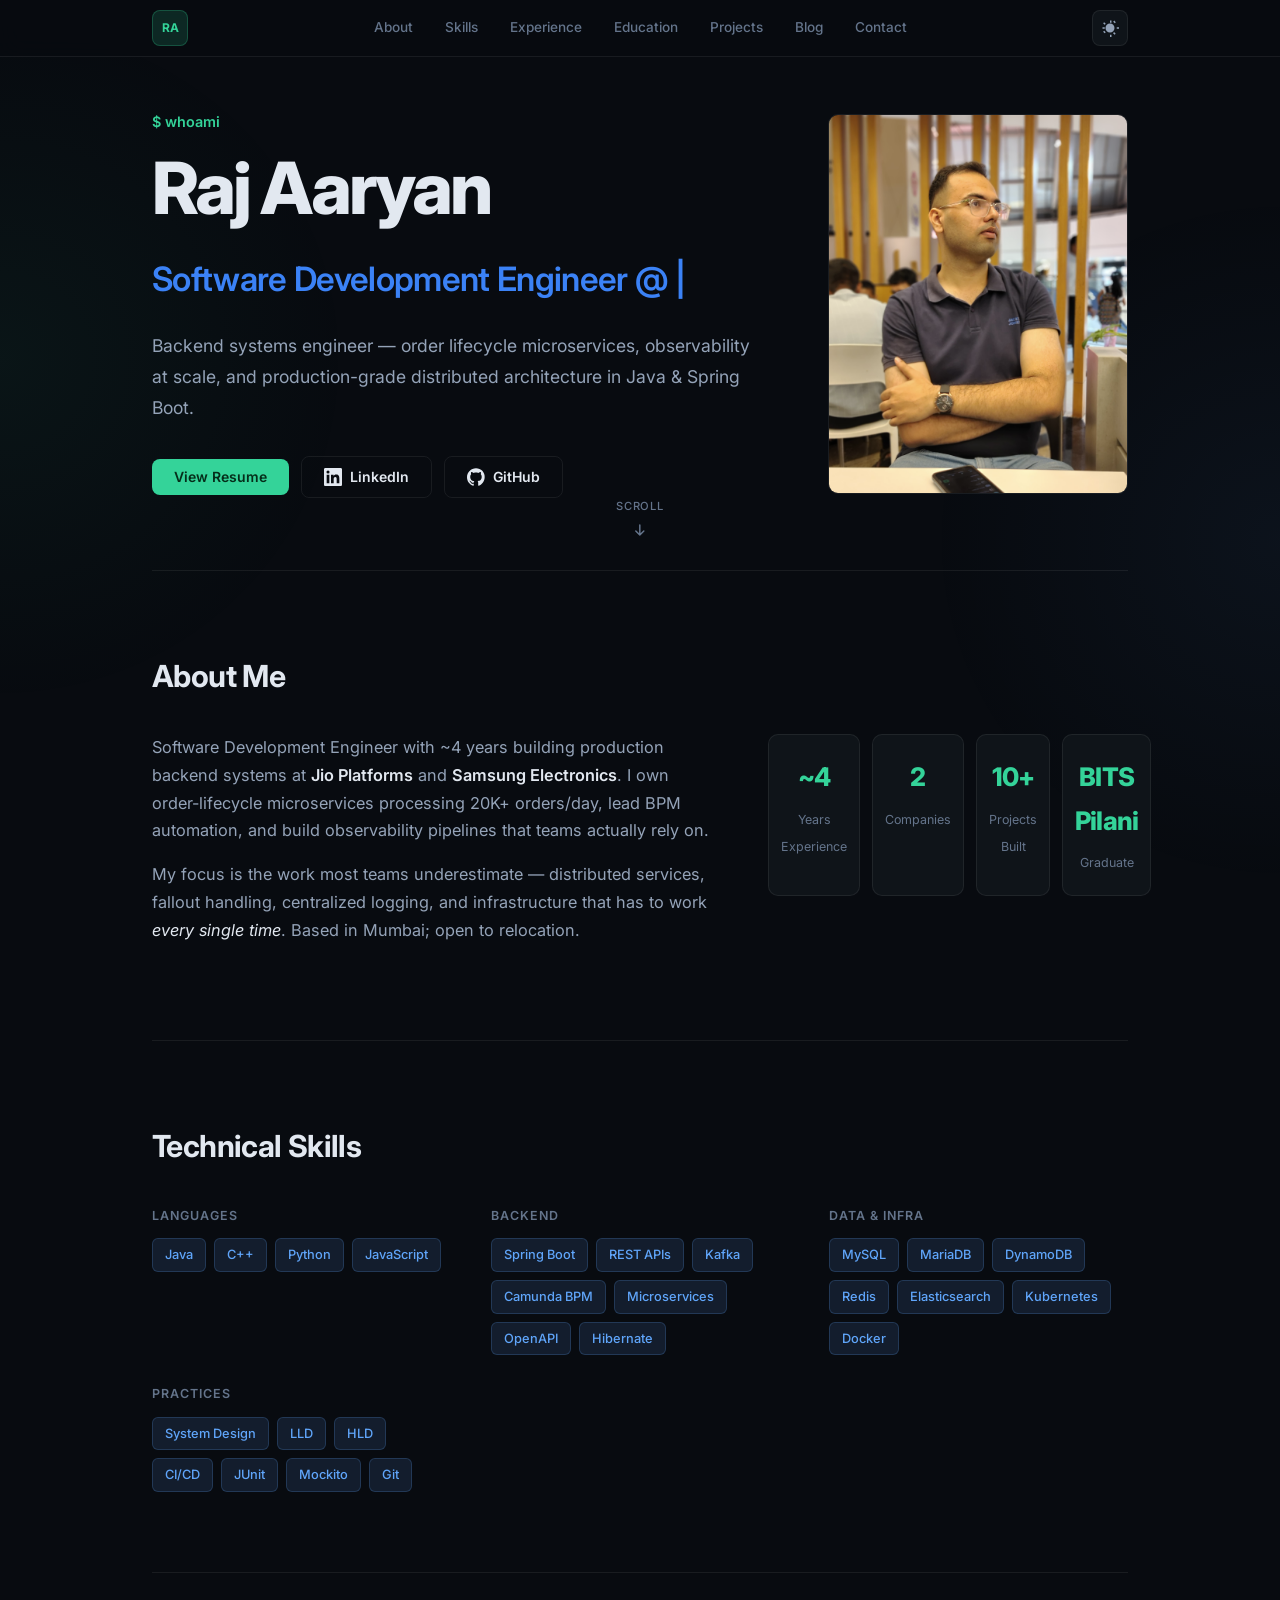
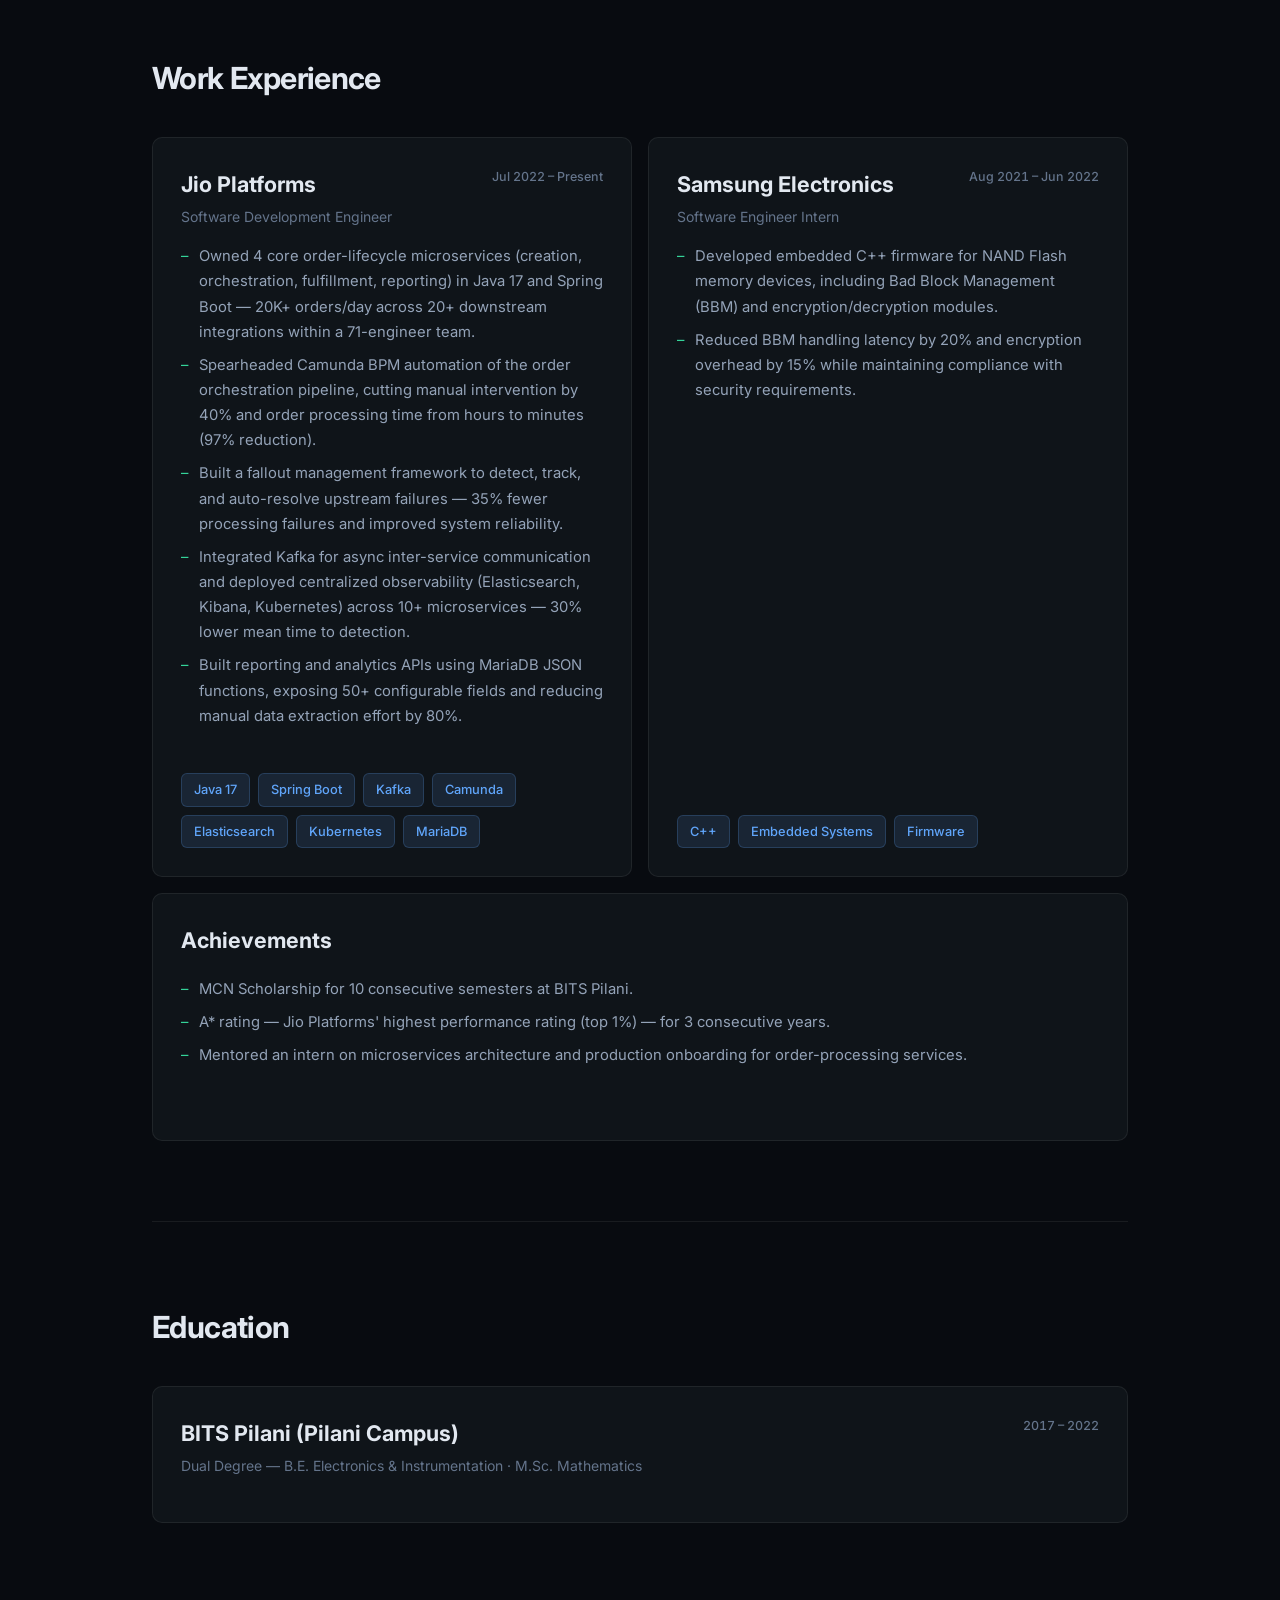
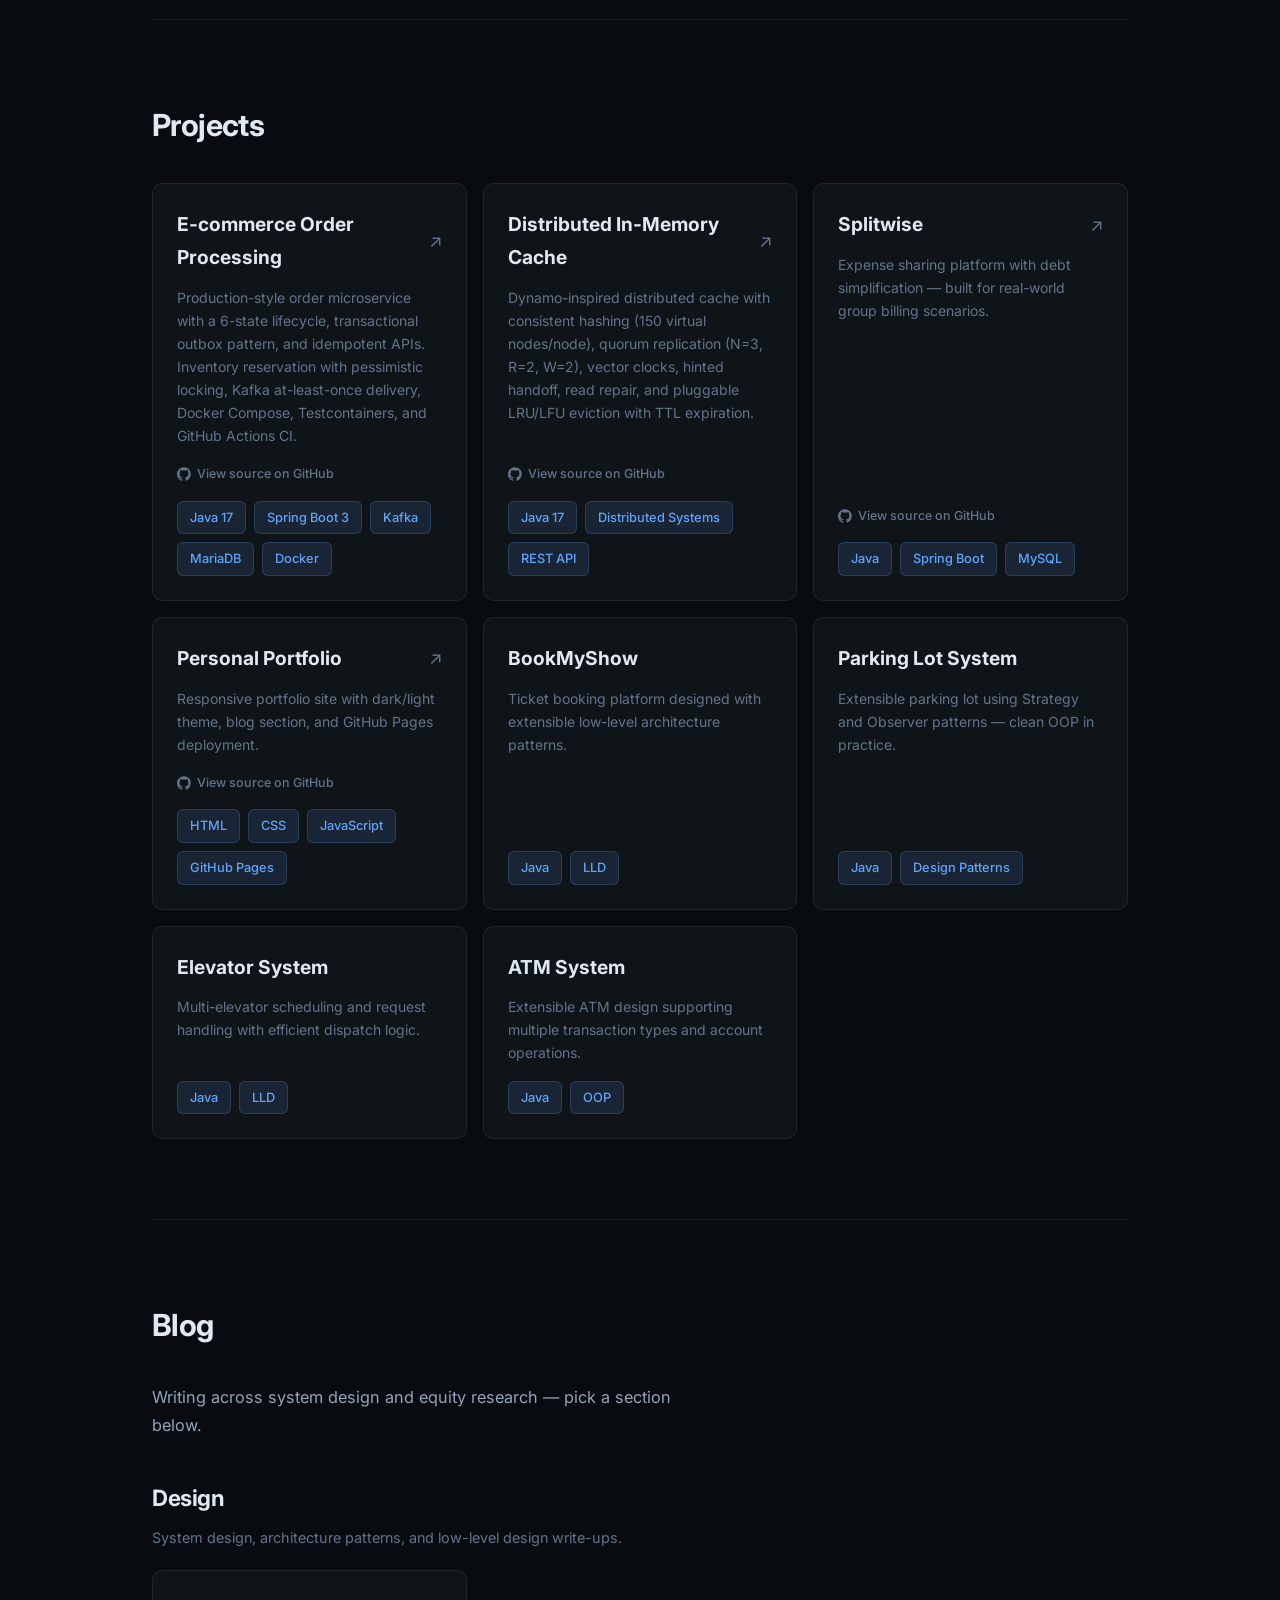
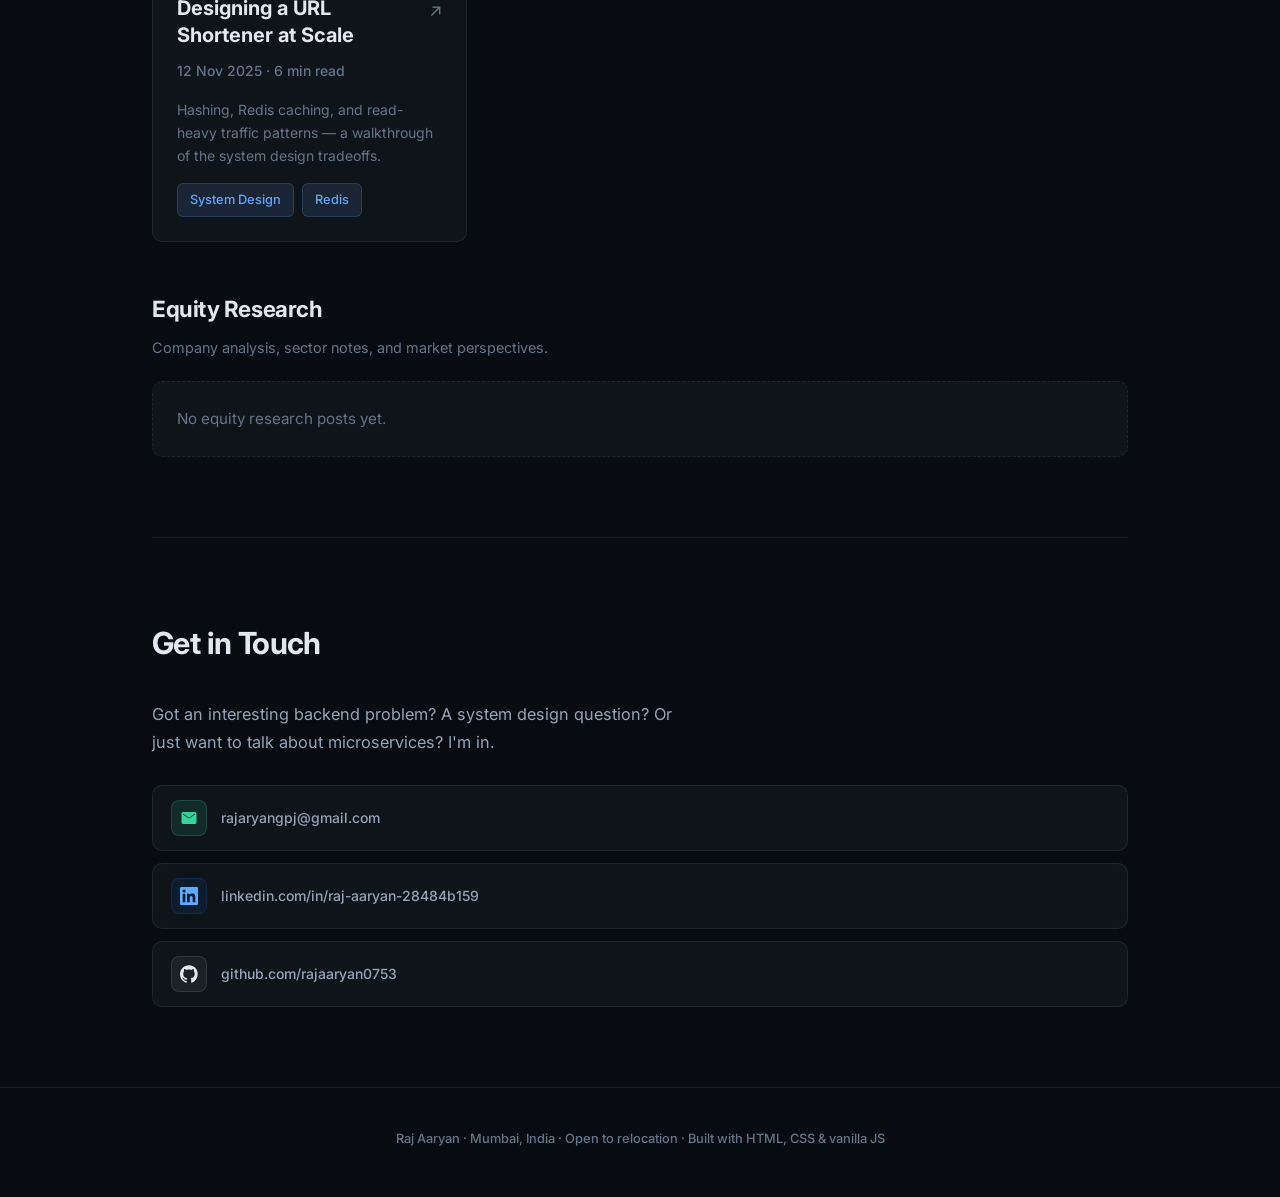
<file: index.html>
<!DOCTYPE html>
<html lang="en" data-theme="dark">

<head>
    <meta charset="UTF-8">
    <meta name="viewport" content="width=device-width, initial-scale=1.0">
    <script>
        (function () {
            try {
                var t = localStorage.getItem('theme');
                if (t === 'light' || t === 'dark') {
                    document.documentElement.setAttribute('data-theme', t);
                }
            } catch (e) { /* ignore */ }
        })();
    </script>
    <meta name="description" content="Raj Aaryan — Software Development Engineer at Jio Platforms. Backend systems, distributed microservices, Java, Spring Boot, Kafka, and system design.">
    <title>Raj Aaryan – Software Development Engineer</title>
    <link rel="preconnect" href="https://fonts.googleapis.com">
    <link rel="preconnect" href="https://fonts.gstatic.com" crossorigin>
    <link href="https://fonts.googleapis.com/css2?family=Inter:wght@400;500;600;700&family=JetBrains+Mono:wght@400;500;600&display=swap" rel="stylesheet">
    <link rel="stylesheet" href="./style.css">
</head>

<body>

    <svg class="icon-sprite" xmlns="http://www.w3.org/2000/svg" aria-hidden="true">
        <symbol id="icon-email" viewBox="0 0 24 24">
            <path fill="currentColor" d="M20 4H4a2 2 0 0 0-2 2v12a2 2 0 0 0 2 2h16a2 2 0 0 0 2-2V6a2 2 0 0 0-2-2Zm0 3.2-8 5.6-8-5.6V6l8 5.6L20 6v1.2Z"/>
        </symbol>
        <symbol id="icon-linkedin" viewBox="0 0 24 24">
            <path fill="currentColor" d="M20.45 20.45h-3.55v-5.57c0-1.33-.03-3.04-1.85-3.04-1.85 0-2.14 1.45-2.14 2.94v5.67H9.35V9h3.41v1.56h.05c.48-.9 1.64-1.85 3.37-1.85 3.6 0 4.27 2.37 4.27 5.46v6.28ZM5.34 7.43a2.06 2.06 0 1 1 0-4.12 2.06 2.06 0 0 1 0 4.12ZM7.12 20.45H3.56V9h3.56v11.45ZM22.23 0H1.77C.79 0 0 .77 0 1.73v20.54C0 23.23.79 24 1.77 24h20.46c.98 0 1.77-.77 1.77-1.73V1.73C24 .77 23.2 0 22.23 0Z"/>
        </symbol>
        <symbol id="icon-github" viewBox="0 0 24 24">
            <path fill="currentColor" d="M12 .3C5.37.3 0 5.67 0 12.3c0 5.3 3.44 9.8 8.2 11.39.6.11.82-.26.82-.58 0-.28-.01-1.04-.02-2.04-3.34.73-4.04-1.61-4.04-1.61-.55-1.4-1.35-1.77-1.35-1.77-1.08-.74.08-.73.08-.73 1.2.08 1.84 1.24 1.84 1.24 1.07 1.83 2.81 1.3 3.49 1 .11-.78.42-1.31.76-1.6-2.66-.3-5.47-1.33-5.47-5.93 0-1.31.47-2.38 1.24-3.22-.12-.3-.54-1.52.12-3.18 0 0 1.01-.32 3.3 1.23.96-.27 1.98-.4 3-.4s2.04.13 3 .4c2.29-1.55 3.29-1.23 3.29-1.23.66 1.66.24 2.88.12 3.18.77.84 1.23 1.91 1.23 3.22 0 4.61-2.8 5.63-5.48 5.93.43.37.81 1.1.81 2.22 0 1.61-.01 2.9-.01 3.29 0 .32.22.69.83.57 4.36-1.42 7.8-5.92 7.8-11.56C24 5.67 18.63.3 12 .3Z"/>
        </symbol>
        <symbol id="icon-sun" viewBox="0 0 24 24">
            <path fill="currentColor" d="M12 18a6 6 0 1 1 0-12 6 6 0 0 1 0 12Zm0-16h2v3h-2V2Zm0 19h2v3h-2v-3ZM2 11h3v2H2v-2Zm19 0h3v2h-3v-2ZM4.22 4.22l2.12 2.12-1.41 1.41-2.12-2.12 1.41-1.41Zm13.24 13.24 2.12 2.12-1.41 1.41-2.12-2.12 1.41-1.41ZM19.78 4.22l-1.41 1.41-2.12-2.12 1.41-1.41 2.12 2.12ZM6.34 17.66l-1.41 1.41-2.12-2.12 1.41-1.41 2.12 2.12Z"/>
        </symbol>
        <symbol id="icon-moon" viewBox="0 0 24 24">
            <path fill="currentColor" d="M21 14.5A8.5 8.5 0 0 1 9.5 3 7 7 0 1 0 21 14.5Z"/>
        </symbol>
    </svg>

    <!-- Boot sequence -->
    <div id="boot-screen" class="boot-screen">
        <div class="boot-inner">
            <p class="boot-title">rajaaryan.dev — bash</p>
            <div class="boot-log" id="boot-log"></div>
        </div>
    </div>

    <nav class="nav">
        <div class="nav-inner">
            <a href="#" class="nav-brand">
                <span class="nav-initials">RA</span>
            </a>
            <div class="nav-links">
                <a href="#about">About</a>
                <a href="#skills">Skills</a>
                <a href="#experience">Experience</a>
                <a href="#education">Education</a>
                <a href="#projects">Projects</a>
                <a href="#blog">Blog</a>
                <a href="#contact">Contact</a>
            </div>
            <div class="nav-tools">
                <button type="button" id="theme-toggle" class="theme-toggle" aria-label="Switch to light mode" title="Light mode">
                    <svg class="theme-icon theme-icon--sun" width="18" height="18" aria-hidden="true"><use href="#icon-sun"/></svg>
                    <svg class="theme-icon theme-icon--moon" width="18" height="18" aria-hidden="true"><use href="#icon-moon"/></svg>
                </button>
                <button class="nav-toggle" aria-label="Open menu" aria-expanded="false">
                    <span></span><span></span><span></span>
                </button>
            </div>
        </div>
    </nav>

    <main>

        <section class="hero">
            <div class="hero-inner">
                <div class="hero-terminal">
                    <p class="cmd">$ whoami</p>
                     <h1>Raj Aaryan</h1>

<div class="role-container">
    <span id="rotating-text">Software Development Engineer @ Jio</span>
</div>

<p class="hero-tagline">
    Backend systems engineer — order lifecycle microservices, observability at scale,
    and production-grade distributed architecture in Java &amp; Spring Boot.
</p>
                    <div class="hero-actions">
                        <a href="./Raj_Aaryan_SDE_resume.pdf" class="btn btn-primary" download>View Resume</a>
                        <a href="https://www.linkedin.com/in/raj-aaryan-28484b159/" target="_blank" rel="noopener noreferrer" class="btn btn-ghost btn-icon">
                            <svg class="icon" width="18" height="18" aria-hidden="true"><use href="#icon-linkedin"/></svg>
                            LinkedIn
                        </a>
                        <a href="https://github.com/rajaaryan0753" target="_blank" rel="noopener noreferrer" class="btn btn-ghost btn-icon">
                            <svg class="icon" width="18" height="18" aria-hidden="true"><use href="#icon-github"/></svg>
                            GitHub
                        </a>
                    </div>
                </div>
                <div class="hero-photo">
                    <img src="./profile.jpg" alt="Raj Aaryan" width="300" height="360">
                </div>
            </div>
            <a href="#about" class="scroll-hint" aria-label="Scroll down">
                <span class="scroll-hint-inner">
                    <span>scroll</span>
                    <svg width="16" height="16" viewBox="0 0 16 16" fill="none" aria-hidden="true">
                        <path d="M8 3v10M4 9l4 4 4-4" stroke="currentColor" stroke-width="1.5" stroke-linecap="round" stroke-linejoin="round"/>
                    </svg>
                </span>
            </a>
        </section>

        <section id="about" class="section">
            <h2 class="section-title">About Me</h2>
            <div class="about-text">
                <p>
                    Software Development Engineer with ~4 years building production backend systems at
                    <strong>Jio Platforms</strong> and <strong>Samsung Electronics</strong>.
                    I own order-lifecycle microservices processing 20K+ orders/day, lead BPM automation,
                    and build observability pipelines that teams actually rely on.
                </p>
                <p>
                    My focus is the work most teams underestimate — distributed services,
                    fallout handling, centralized logging, and infrastructure that has to work
                    <em>every single time</em>. Based in Mumbai; open to relocation.
                </p>
            </div>
            <div class="stats-row">
                <div class="stat">
                    <strong>~4</strong>
                    <span>Years Experience</span>
                </div>
                <div class="stat">
                    <strong>2</strong>
                    <span>Companies</span>
                </div>
                <div class="stat">
                    <strong>10+</strong>
                    <span>Projects Built</span>
                </div>
                <div class="stat">
                    <strong>BITS Pilani</strong>
                    <span>Graduate</span>
                </div>
            </div>
        </section>

        <section id="skills" class="section">
            <h2 class="section-title">Technical Skills</h2>
            <div class="skills-list">

                <div class="skill-group">
                    <h3>Languages</h3>
                    <div class="tags">
                        <span class="tag">Java</span>
                        <span class="tag">C++</span>
                        <span class="tag">Python</span>
                        <span class="tag">JavaScript</span>
                    </div>
                </div>

                <div class="skill-group">
                    <h3>Backend</h3>
                    <div class="tags">
                        <span class="tag">Spring Boot</span>
                        <span class="tag">REST APIs</span>
                        <span class="tag">Kafka</span>
                        <span class="tag">Camunda BPM</span>
                        <span class="tag">Microservices</span>
                        <span class="tag">OpenAPI</span>
                        <span class="tag">Hibernate</span>
                    </div>
                </div>

                <div class="skill-group">
                    <h3>Data &amp; Infra</h3>
                    <div class="tags">
                        <span class="tag">MySQL</span>
                        <span class="tag">MariaDB</span>
                        <span class="tag">DynamoDB</span>
                        <span class="tag">Redis</span>
                        <span class="tag">Elasticsearch</span>
                        <span class="tag">Kubernetes</span>
                        <span class="tag">Docker</span>
                    </div>
                </div>

                <div class="skill-group">
                    <h3>Practices</h3>
                    <div class="tags">
                        <span class="tag">System Design</span>
                        <span class="tag">LLD</span>
                        <span class="tag">HLD</span>
                        <span class="tag">CI/CD</span>
                        <span class="tag">JUnit</span>
                        <span class="tag">Mockito</span>
                        <span class="tag">Git</span>
                    </div>
                </div>

            </div>
        </section>

        <section id="experience" class="section">
            <h2 class="section-title">Work Experience</h2>

            <article class="exp-card">
                <div class="exp-header">
                    <div>
                        <h3>Jio Platforms</h3>
                        <p class="exp-role">Software Development Engineer</p>
                    </div>
                    <span class="exp-date">Jul 2022 – Present</span>
                </div>
                <ul class="exp-bullets">
                    <li>Owned 4 core order-lifecycle microservices (creation, orchestration, fulfillment, reporting) in Java 17 and Spring Boot — 20K+ orders/day across 20+ downstream integrations within a 71-engineer team.</li>
                    <li>Spearheaded Camunda BPM automation of the order orchestration pipeline, cutting manual intervention by 40% and order processing time from hours to minutes (97% reduction).</li>
                    <li>Built a fallout management framework to detect, track, and auto-resolve upstream failures — 35% fewer processing failures and improved system reliability.</li>
                    <li>Integrated Kafka for async inter-service communication and deployed centralized observability (Elasticsearch, Kibana, Kubernetes) across 10+ microservices — 30% lower mean time to detection.</li>
                    <li>Built reporting and analytics APIs using MariaDB JSON functions, exposing 50+ configurable fields and reducing manual data extraction effort by 80%.</li>
                </ul>
                <div class="tags">
                    <span class="tag">Java 17</span>
                    <span class="tag">Spring Boot</span>
                    <span class="tag">Kafka</span>
                    <span class="tag">Camunda</span>
                    <span class="tag">Elasticsearch</span>
                    <span class="tag">Kubernetes</span>
                    <span class="tag">MariaDB</span>
                </div>
            </article>

            <article class="exp-card">
                <div class="exp-header">
                    <div>
                        <h3>Samsung Electronics</h3>
                        <p class="exp-role">Software Engineer Intern</p>
                    </div>
                    <span class="exp-date">Aug 2021 – Jun 2022</span>
                </div>
                <ul class="exp-bullets">
                    <li>Developed embedded C++ firmware for NAND Flash memory devices, including Bad Block Management (BBM) and encryption/decryption modules.</li>
                    <li>Reduced BBM handling latency by 20% and encryption overhead by 15% while maintaining compliance with security requirements.</li>
                </ul>
                <div class="tags">
                    <span class="tag">C++</span>
                    <span class="tag">Embedded Systems</span>
                    <span class="tag">Firmware</span>
                </div>
            </article>

            <article class="exp-card exp-card--compact">
                <div class="exp-header">
                    <div>
                        <h3>Achievements</h3>
                    </div>
                </div>
                <ul class="exp-bullets">
                    <li>MCN Scholarship for 10 consecutive semesters at BITS Pilani.</li>
                    <li>A* rating — Jio Platforms' highest performance rating (top 1%) — for 3 consecutive years.</li>
                    <li>Mentored an intern on microservices architecture and production onboarding for order-processing services.</li>
                </ul>
            </article>
        </section>

        <section id="education" class="section">
            <h2 class="section-title">Education</h2>
            <article class="exp-card">
                <div class="exp-header">
                    <div>
                        <h3>BITS Pilani (Pilani Campus)</h3>
                        <p class="exp-role">Dual Degree — B.E. Electronics &amp; Instrumentation · M.Sc. Mathematics</p>
                    </div>
                    <span class="exp-date">2017 – 2022</span>
                </div>
            </article>
        </section>

        <section id="projects" class="section">
            <h2 class="section-title">Projects</h2>
            <div class="projects-grid">

                <article class="project-card project-card--linked">
                    <a href="https://github.com/rajaaryan0753/ecommerce-order-processing" target="_blank" rel="noopener noreferrer" class="project-card-link">
                        <div class="project-top">
                            <h3>E-commerce Order Processing</h3>
                            <span class="project-arrow" aria-hidden="true">↗</span>
                        </div>
                        <p>Production-style order microservice with a 6-state lifecycle, transactional outbox pattern, and idempotent APIs. Inventory reservation with pessimistic locking, Kafka at-least-once delivery, Docker Compose, Testcontainers, and GitHub Actions CI.</p>
                    </a>
                    <a href="https://github.com/rajaaryan0753/ecommerce-order-processing" target="_blank" rel="noopener noreferrer" class="project-repo-link">
                        <svg class="icon" width="14" height="14" aria-hidden="true"><use href="#icon-github"/></svg>
                        View source on GitHub
                    </a>
                    <div class="tags">
                        <span class="tag">Java 17</span>
                        <span class="tag">Spring Boot 3</span>
                        <span class="tag">Kafka</span>
                        <span class="tag">MariaDB</span>
                        <span class="tag">Docker</span>
                    </div>
                </article>

                <article class="project-card project-card--linked">
                    <a href="https://github.com/rajaaryan0753/Distributed-Cache" target="_blank" rel="noopener noreferrer" class="project-card-link">
                        <div class="project-top">
                            <h3>Distributed In-Memory Cache</h3>
                            <span class="project-arrow" aria-hidden="true">↗</span>
                        </div>
                        <p>Dynamo-inspired distributed cache with consistent hashing (150 virtual nodes/node), quorum replication (N=3, R=2, W=2), vector clocks, hinted handoff, read repair, and pluggable LRU/LFU eviction with TTL expiration.</p>
                    </a>
                    <a href="https://github.com/rajaaryan0753/Distributed-Cache" target="_blank" rel="noopener noreferrer" class="project-repo-link">
                        <svg class="icon" width="14" height="14" aria-hidden="true"><use href="#icon-github"/></svg>
                        View source on GitHub
                    </a>
                    <div class="tags">
                        <span class="tag">Java 17</span>
                        <span class="tag">Distributed Systems</span>
                        <span class="tag">REST API</span>
                    </div>
                </article>

                <article class="project-card project-card--linked">
                    <a href="https://github.com/rajaaryan0753/Splitwise" target="_blank" rel="noopener noreferrer" class="project-card-link">
                        <div class="project-top">
                            <h3>Splitwise</h3>
                            <span class="project-arrow" aria-hidden="true">↗</span>
                        </div>
                        <p>Expense sharing platform with debt simplification — built for real-world group billing scenarios.</p>
                    </a>
                    <a href="https://github.com/rajaaryan0753/Splitwise" target="_blank" rel="noopener noreferrer" class="project-repo-link">
                        <svg class="icon" width="14" height="14" aria-hidden="true"><use href="#icon-github"/></svg>
                        View source on GitHub
                    </a>
                    <div class="tags">
                        <span class="tag">Java</span>
                        <span class="tag">Spring Boot</span>
                        <span class="tag">MySQL</span>
                    </div>
                </article>

                <article class="project-card project-card--linked">
                    <a href="https://github.com/rajaaryan0753/rajaaryan0753.github.io" target="_blank" rel="noopener noreferrer" class="project-card-link">
                        <div class="project-top">
                            <h3>Personal Portfolio</h3>
                            <span class="project-arrow" aria-hidden="true">↗</span>
                        </div>
                        <p>Responsive portfolio site with dark/light theme, blog section, and GitHub Pages deployment.</p>
                    </a>
                    <a href="https://github.com/rajaaryan0753/rajaaryan0753.github.io" target="_blank" rel="noopener noreferrer" class="project-repo-link">
                        <svg class="icon" width="14" height="14" aria-hidden="true"><use href="#icon-github"/></svg>
                        View source on GitHub
                    </a>
                    <div class="tags">
                        <span class="tag">HTML</span>
                        <span class="tag">CSS</span>
                        <span class="tag">JavaScript</span>
                        <span class="tag">GitHub Pages</span>
                    </div>
                </article>

                <article class="project-card">
                    <div class="project-top">
                        <h3>BookMyShow</h3>
                    </div>
                    <p>Ticket booking platform designed with extensible low-level architecture patterns.</p>
                    <div class="tags">
                        <span class="tag">Java</span>
                        <span class="tag">LLD</span>
                    </div>
                </article>

                <article class="project-card">
                    <div class="project-top">
                        <h3>Parking Lot System</h3>
                    </div>
                    <p>Extensible parking lot using Strategy and Observer patterns — clean OOP in practice.</p>
                    <div class="tags">
                        <span class="tag">Java</span>
                        <span class="tag">Design Patterns</span>
                    </div>
                </article>

                <article class="project-card">
                    <div class="project-top">
                        <h3>Elevator System</h3>
                    </div>
                    <p>Multi-elevator scheduling and request handling with efficient dispatch logic.</p>
                    <div class="tags">
                        <span class="tag">Java</span>
                        <span class="tag">LLD</span>
                    </div>
                </article>

                <article class="project-card">
                    <div class="project-top">
                        <h3>ATM System</h3>
                    </div>
                    <p>Extensible ATM design supporting multiple transaction types and account operations.</p>
                    <div class="tags">
                        <span class="tag">Java</span>
                        <span class="tag">OOP</span>
                    </div>
                </article>

            </div>
        </section>

        <section id="blog" class="section">
            <h2 class="section-title">Blog</h2>
            <p class="blog-intro">
                Writing across system design and equity research — pick a section below.
            </p>
            <div id="blog-sections" class="blog-sections" aria-live="polite"></div>
        </section>

        <section id="contact" class="section">
            <h2 class="section-title">Get in Touch</h2>
            <p class="contact-intro">
                Got an interesting backend problem? A system design question?
                Or just want to talk about microservices? I'm in.
            </p>
            <div class="contact-links">
                <a href="mailto:rajaryangpj@gmail.com" class="contact-link">
                    <span class="contact-icon contact-icon--email" aria-hidden="true">
                        <svg class="icon" width="18" height="18"><use href="#icon-email"/></svg>
                    </span>
                    rajaryangpj@gmail.com
                </a>
                <a href="https://www.linkedin.com/in/raj-aaryan-28484b159/" target="_blank" rel="noopener noreferrer" class="contact-link">
                    <span class="contact-icon contact-icon--linkedin" aria-hidden="true">
                        <svg class="icon" width="18" height="18"><use href="#icon-linkedin"/></svg>
                    </span>
                    linkedin.com/in/raj-aaryan-28484b159
                </a>
                <a href="https://github.com/rajaaryan0753" target="_blank" rel="noopener noreferrer" class="contact-link">
                    <span class="contact-icon contact-icon--github" aria-hidden="true">
                        <svg class="icon" width="18" height="18"><use href="#icon-github"/></svg>
                    </span>
                    github.com/rajaaryan0753
                </a>
            </div>
        </section>

    </main>

    <footer>
        <p>Raj Aaryan · Mumbai, India · Open to relocation · Built with HTML, CSS &amp; vanilla JS</p>
    </footer>

    <script src="./blogs.js"></script>
    <script src="./script.js"></script>

</body>

</html>
</file>
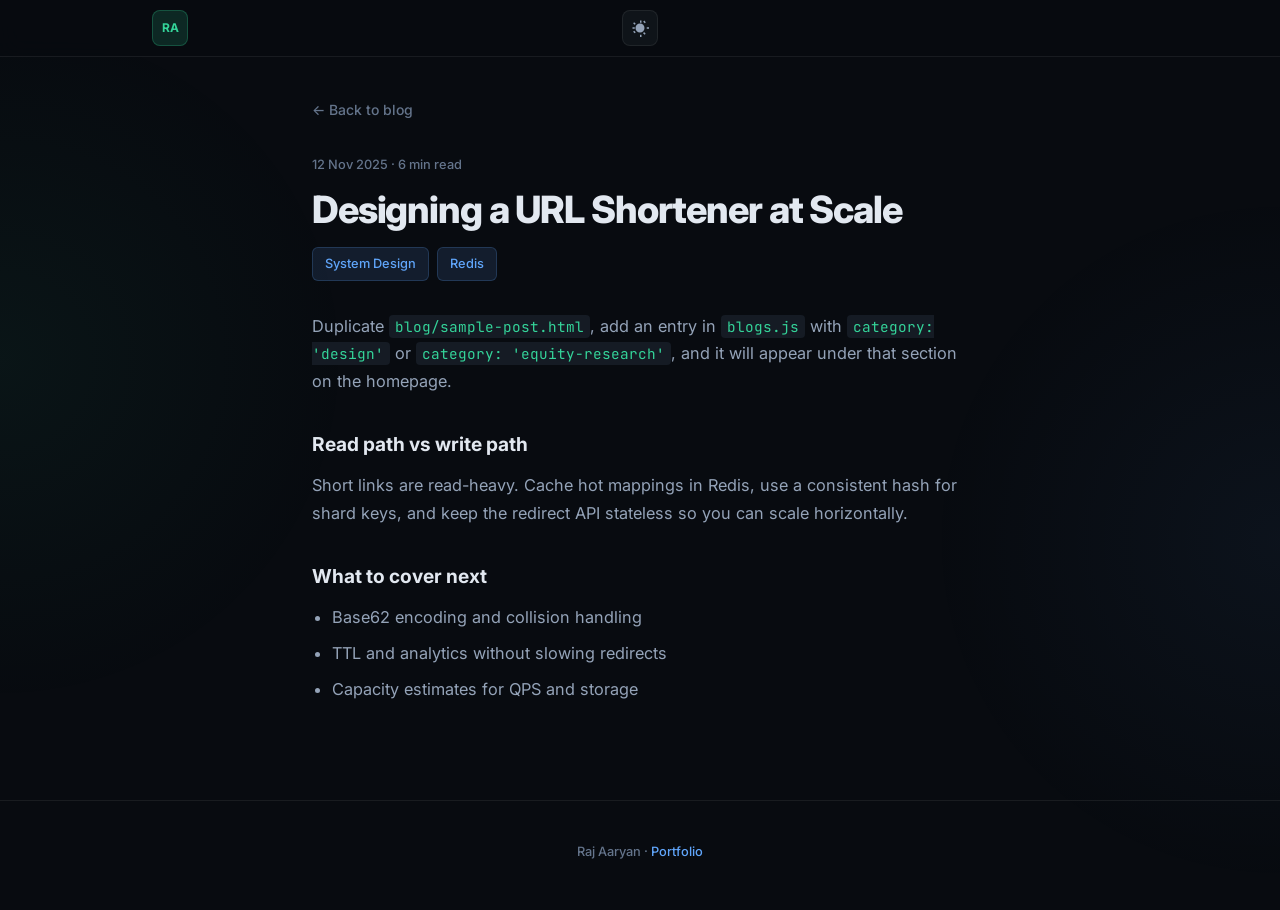
<file: sample-post.html>
<!DOCTYPE html>
<html lang="en" data-theme="dark">

<head>
    <meta charset="UTF-8">
    <meta name="viewport" content="width=device-width, initial-scale=1.0">
    <script>
        (function () {
            try {
                var t = localStorage.getItem('theme');
                if (t === 'light' || t === 'dark') {
                    document.documentElement.setAttribute('data-theme', t);
                }
            } catch (e) { /* ignore */ }
        })();
    </script>
    <meta name="description" content="Designing a URL Shortener at Scale — Raj Aaryan">
    <title>Designing a URL Shortener at Scale · Raj Aaryan</title>
    <link rel="preconnect" href="https://fonts.googleapis.com">
    <link rel="preconnect" href="https://fonts.gstatic.com" crossorigin>
    <link href="https://fonts.googleapis.com/css2?family=Inter:wght@400;500;600;700&family=JetBrains+Mono:wght@400;500;600&display=swap" rel="stylesheet">
    <link rel="stylesheet" href="../style.css">
</head>

<body>

    <svg class="icon-sprite" xmlns="http://www.w3.org/2000/svg" aria-hidden="true">
        <symbol id="icon-sun" viewBox="0 0 24 24">
            <path fill="currentColor" d="M12 18a6 6 0 1 1 0-12 6 6 0 0 1 0 12Zm0-16h2v3h-2V2Zm0 19h2v3h-2v-3ZM2 11h3v2H2v-2Zm19 0h3v2h-3v-2ZM4.22 4.22l2.12 2.12-1.41 1.41-2.12-2.12 1.41-1.41Zm13.24 13.24 2.12 2.12-1.41 1.41-2.12-2.12 1.41-1.41ZM19.78 4.22l-1.41 1.41-2.12-2.12 1.41-1.41 2.12 2.12ZM6.34 17.66l-1.41 1.41-2.12-2.12 1.41-1.41 2.12 2.12Z"/>
        </symbol>
        <symbol id="icon-moon" viewBox="0 0 24 24">
            <path fill="currentColor" d="M21 14.5A8.5 8.5 0 0 1 9.5 3 7 7 0 1 0 21 14.5Z"/>
        </symbol>
    </svg>

    <nav class="nav">
        <div class="nav-inner">
            <a href="../index.html#blog" class="nav-brand">
                <span class="nav-initials">RA</span>
            </a>
            <div class="nav-tools">
                <button type="button" id="theme-toggle" class="theme-toggle" aria-label="Switch to light mode" title="Light mode">
                    <svg class="theme-icon theme-icon--sun" width="18" height="18" aria-hidden="true"><use href="#icon-sun"/></svg>
                    <svg class="theme-icon theme-icon--moon" width="18" height="18" aria-hidden="true"><use href="#icon-moon"/></svg>
                </button>
            </div>
        </div>
    </nav>

    <main class="post-page">
        <a href="../index.html#blog" class="post-back">← Back to blog</a>

        <article class="post-article">
            <header class="post-header">
                <p class="post-meta">12 Nov 2025 · 6 min read</p>
                <h1>Designing a URL Shortener at Scale</h1>
                <div class="tags">
                    <span class="tag">System Design</span>
                    <span class="tag">Redis</span>
                </div>
            </header>

            <div class="post-body">
                <p>
                    Duplicate <code>blog/sample-post.html</code>, add an entry in <code>blogs.js</code>
                    with <code>category: 'design'</code> or <code>category: 'equity-research'</code>,
                    and it will appear under that section on the homepage.
                </p>
                <h2>Read path vs write path</h2>
                <p>
                    Short links are read-heavy. Cache hot mappings in Redis, use a consistent hash for
                    shard keys, and keep the redirect API stateless so you can scale horizontally.
                </p>
                <h2>What to cover next</h2>
                <ul>
                    <li>Base62 encoding and collision handling</li>
                    <li>TTL and analytics without slowing redirects</li>
                    <li>Capacity estimates for QPS and storage</li>
                </ul>
            </div>
        </article>
    </main>

    <footer>
        <p>Raj Aaryan · <a href="../index.html">Portfolio</a></p>
    </footer>

    <script src="../script.js"></script>

</body>

</html>
</file>
<file: style.css>
*,
*::before,
*::after {
    margin: 0;
    padding: 0;
    box-sizing: border-box;
}

:root,
[data-theme="dark"] {
    color-scheme: dark;
    --bg: #080b10;
    --surface: #0f1419;
    --surface-2: #151b24;
    --border: rgba(255, 255, 255, 0.07);
    --text: #e2e8f0;
    --muted: #64748b;
    --dim: #94a3b8;
    --green: #34d399;
    --green-dim: rgba(52, 211, 153, 0.15);
    --blue: #60a5fa;
    --blue-dim: rgba(96, 165, 250, 0.12);
    --nav-bg: rgba(8, 11, 16, 0.85);
    --nav-mobile-bg: rgba(8, 11, 16, 0.98);
    --boot-bg: #000;
    --glow-green: rgba(52, 211, 153, 0.05);
    --glow-blue: rgba(96, 165, 250, 0.05);
    --initials-border: rgba(52, 211, 153, 0.25);
    --btn-primary-fg: #052e1a;
    --btn-primary-hover: #2dd4a0;
    --ghost-hover-border: rgba(255, 255, 255, 0.18);
    --tag-border: rgba(96, 165, 250, 0.2);
    --card-hover-border: rgba(255, 255, 255, 0.12);
    --project-hover-border: rgba(52, 211, 153, 0.3);
    --contact-hover-border: rgba(52, 211, 153, 0.3);
    --accent-type: #3b82f6;
    --selection-fg: #052e1a;
    --linkedin-icon: #5cadff;
    --github-icon-fg: #e2e8f0;
    --github-icon-bg: rgba(255, 255, 255, 0.06);
    --github-icon-border: rgba(255, 255, 255, 0.1);
    --github-icon-fg-hover: #fff;
    --github-icon-bg-hover: rgba(255, 255, 255, 0.1);
    --github-icon-border-hover: rgba(255, 255, 255, 0.18);
    --mono: 'JetBrains Mono', 'Fira Code', monospace;
    --sans: 'Inter', -apple-system, BlinkMacSystemFont, 'Segoe UI', sans-serif;
    --max: 860px;
    --gutter: 24px;
    --radius: 10px;
}

[data-theme="light"] {
    color-scheme: light;
    --bg: #f4f7fb;
    --surface: #ffffff;
    --surface-2: #eef2f7;
    --border: rgba(15, 23, 42, 0.1);
    --text: #0f172a;
    --muted: #64748b;
    --dim: #475569;
    --green: #059669;
    --green-dim: rgba(5, 150, 105, 0.12);
    --blue: #2563eb;
    --blue-dim: rgba(37, 99, 235, 0.1);
    --nav-bg: rgba(244, 247, 251, 0.92);
    --nav-mobile-bg: rgba(244, 247, 251, 0.98);
    --boot-bg: #e8edf4;
    --glow-green: rgba(5, 150, 105, 0.08);
    --glow-blue: rgba(37, 99, 235, 0.08);
    --initials-border: rgba(5, 150, 105, 0.28);
    --btn-primary-fg: #ffffff;
    --btn-primary-hover: #047857;
    --ghost-hover-border: rgba(15, 23, 42, 0.2);
    --tag-border: rgba(37, 99, 235, 0.22);
    --card-hover-border: rgba(15, 23, 42, 0.14);
    --project-hover-border: rgba(5, 150, 105, 0.35);
    --contact-hover-border: rgba(5, 150, 105, 0.35);
    --accent-type: #2563eb;
    --selection-fg: #ffffff;
    --linkedin-icon: #0a66c2;
    --github-icon-fg: #0f172a;
    --github-icon-bg: rgba(15, 23, 42, 0.06);
    --github-icon-border: rgba(15, 23, 42, 0.1);
    --github-icon-fg-hover: #0f172a;
    --github-icon-bg-hover: rgba(15, 23, 42, 0.1);
    --github-icon-border-hover: rgba(15, 23, 42, 0.18);
}

@media (min-width: 1100px) {
    :root {
        --max: 1040px;
        --gutter: 32px;
    }
}

@media (min-width: 1400px) {
    :root {
        --max: 1200px;
        --gutter: 40px;
    }
}

html {
    scroll-behavior: smooth;
    font-family: var(--sans);
}

body {
    font-family: inherit;
    background: var(--bg);
    color: var(--text);
    line-height: 1.7;
    -webkit-font-smoothing: antialiased;
    overflow-x: hidden;
    transition: background-color 0.25s ease, color 0.25s ease;
}

button,
input,
textarea,
select {
    font: inherit;
}

body::before {
    content: '';
    position: fixed;
    inset: 0;
    z-index: -1;
    pointer-events: none;
    background:
        radial-gradient(ellipse 50% 70% at 0% 40%, var(--glow-green), transparent 55%),
        radial-gradient(ellipse 50% 70% at 100% 60%, var(--glow-blue), transparent 55%);
    transition: opacity 0.25s ease;
}

body.booting {
    overflow: hidden;
}

a {
    color: var(--blue);
    text-decoration: none;
}

img {
    max-width: 100%;
    display: block;
}

/* ── Boot screen ── */

.boot-screen {
    position: fixed;
    inset: 0;
    z-index: 9999;
    background: var(--boot-bg);
    display: flex;
    align-items: center;
    justify-content: center;
    transition: opacity 0.5s ease, visibility 0.5s ease;
}

.boot-screen.hidden {
    opacity: 0;
    visibility: hidden;
    pointer-events: none;
}

.boot-inner {
    width: min(560px, 90vw);
    font-size: 0.82rem;
    font-weight: 500;
}

.boot-title {
    color: var(--muted);
    margin-bottom: 20px;
    font-size: 0.75rem;
}

.boot-log p {
    margin-bottom: 6px;
    color: var(--dim);
    opacity: 0;
    animation: fadeIn 0.3s ease forwards;
}

.boot-log .cmd-line {
    color: var(--green);
}

.boot-log .info-line {
    color: var(--muted);
    padding-left: 16px;
}

.boot-log .ok-line {
    color: var(--green);
}

@keyframes fadeIn {
    to { opacity: 1; }
}

/* ── Nav ── */

.nav {
    position: fixed;
    top: 0;
    left: 0;
    right: 0;
    z-index: 100;
    background: var(--nav-bg);
    backdrop-filter: blur(12px);
    -webkit-backdrop-filter: blur(12px);
    border-bottom: 1px solid var(--border);
    transition: background-color 0.25s ease, border-color 0.25s ease;
}

.nav-inner {
    max-width: var(--max);
    margin: 0 auto;
    padding: 0 var(--gutter);
    height: 56px;
    display: grid;
    grid-template-columns: 1fr auto 1fr;
    align-items: center;
}

.nav-brand {
    display: flex;
    align-items: center;
    justify-self: start;
}

.nav-initials {
    display: flex;
    align-items: center;
    justify-content: center;
    width: 36px;
    height: 36px;
    border-radius: 8px;
    background: var(--green-dim);
    border: 1px solid var(--initials-border);
    color: var(--green);
    font-size: 0.75rem;
    font-weight: 700;
}

.nav-tools {
    display: flex;
    align-items: center;
    gap: 8px;
    flex-shrink: 0;
    justify-self: end;
}

.theme-toggle {
    display: flex;
    align-items: center;
    justify-content: center;
    width: 36px;
    height: 36px;
    padding: 0;
    border: 1px solid var(--border);
    border-radius: 8px;
    background: var(--surface);
    color: var(--dim);
    cursor: pointer;
    transition: color 0.2s, border-color 0.2s, background 0.2s;
}

.theme-toggle:hover {
    color: var(--text);
    border-color: var(--ghost-hover-border);
}

.theme-icon {
    display: block;
}

.theme-icon--moon {
    display: none;
}

[data-theme="light"] .theme-icon--sun {
    display: none;
}

[data-theme="light"] .theme-icon--moon {
    display: block;
}

.nav-links a.is-active {
    color: var(--text);
}

.nav-links {
    display: flex;
    gap: 32px;
    justify-self: center;
}

.nav-links a {
    color: var(--muted);
    font-size: 0.85rem;
    font-weight: 500;
    transition: color 0.2s;
}

.nav-links a:hover {
    color: var(--text);
}

.nav-toggle {
    display: none;
    flex-direction: column;
    gap: 5px;
    background: none;
    border: none;
    cursor: pointer;
    padding: 4px;
}

.nav-toggle span {
    display: block;
    width: 20px;
    height: 2px;
    background: var(--text);
    border-radius: 2px;
}

/* ── Layout ── */

main {
    max-width: var(--max);
    margin: 0 auto;
    padding: 0 var(--gutter);
}

.section {
    padding: 80px 0;
    border-top: 1px solid var(--border);
}

.section-title {
    font-size: 1.35rem;
    font-weight: 700;
    letter-spacing: -0.02em;
    margin-bottom: 32px;
}

/* ── Hero ── */

.hero {
    min-height: 100vh;
    display: flex;
    flex-direction: column;
    justify-content: center;
    padding: 100px 0 60px;
    position: relative;
}

.hero-inner {
    display: flex;
    align-items: center;
    gap: 56px;
}

.hero-terminal {
    flex: 1;
    min-width: 0;
}

.cmd {
    font-size: 0.9rem;
    font-weight: 600;
    color: var(--green);
    margin-bottom: 16px;
}

.hero h1 {
    font-size: clamp(2.5rem, 6vw, 3.75rem);
    font-weight: 800;
    letter-spacing: -0.04em;
    line-height: 1.05;
    margin-bottom: 24px;
}

.cursor {
    color: var(--green);
    animation: blink 1s step-end infinite;
    font-weight: 400;
}

@keyframes blink {
    50% { opacity: 0; }
}

.hero-tagline {
    color: var(--dim);
    font-size: 1.05rem;
    max-width: 480px;
    margin-bottom: 32px;
    line-height: 1.75;
}

.hero-actions {
    display: flex;
    flex-wrap: wrap;
    align-items: center;
    gap: 12px;
}

.hero-photo {
    flex-shrink: 0;
}

.hero-photo img {
    width: 260px;
    height: 320px;
    object-fit: cover;
    object-position: center 15%;
    border-radius: var(--radius);
    border: 1px solid var(--border);
    filter: grayscale(15%);
    transition: filter 0.3s, transform 0.3s;
}

.hero-photo img:hover {
    filter: grayscale(0%);
    transform: translateY(-4px);
}

.scroll-hint {
    position: absolute;
    bottom: 32px;
    left: 50%;
    transform: translateX(-50%);
    color: var(--muted);
    will-change: transform, opacity;
}

.scroll-hint-inner {
    display: flex;
    flex-direction: column;
    align-items: center;
    gap: 6px;
    font-size: 0.7rem;
    font-weight: 500;
    letter-spacing: 0.08em;
    text-transform: uppercase;
    animation: scroll-hint-bob 2s ease-in-out infinite;
}

.scroll-hint:hover {
    color: var(--dim);
}

@keyframes scroll-hint-bob {
    0%, 100% { transform: translateY(0); }
    50% { transform: translateY(6px); }
}

/* ── Buttons ── */

.icon-sprite {
    position: absolute;
    width: 0;
    height: 0;
    overflow: hidden;
}

.icon {
    display: block;
    flex-shrink: 0;
}

.btn-icon {
    display: inline-flex;
    align-items: center;
    gap: 8px;
}

.btn {
    display: inline-flex;
    align-items: center;
    justify-content: center;
    padding: 11px 22px;
    border-radius: 8px;
    font-size: 0.875rem;
    font-weight: 600;
    line-height: 1;
    transition: background 0.2s, border-color 0.2s, transform 0.2s;
}

.btn:hover {
    transform: translateY(-1px);
}

.btn-primary {
    background: var(--green);
    color: var(--btn-primary-fg);
}

.btn-primary:hover {
    background: var(--btn-primary-hover);
    color: var(--btn-primary-fg);
}

.btn-ghost {
    background: transparent;
    color: var(--text);
    border: 1px solid var(--border);
}

.btn-ghost:hover {
    border-color: var(--ghost-hover-border);
    color: var(--text);
}

/* ── About ── */

.about-text {
    margin-bottom: 40px;
}

.about-text p {
    color: var(--dim);
    margin-bottom: 16px;
    font-size: 1.02rem;
}

.about-text strong {
    color: var(--text);
    font-weight: 600;
}

.about-text em {
    color: var(--text);
    font-style: italic;
}

.stats-row {
    display: grid;
    grid-template-columns: repeat(4, 1fr);
    gap: 16px;
}

.stat {
    background: var(--surface);
    border: 1px solid var(--border);
    border-radius: var(--radius);
    padding: 24px 16px;
    text-align: center;
}

.stat strong {
    display: block;
    font-size: 1.6rem;
    font-weight: 800;
    letter-spacing: -0.03em;
    color: var(--green);
    margin-bottom: 6px;
}

.stat span {
    font-size: 0.78rem;
    color: var(--muted);
    line-height: 1.4;
}

/* ── Skills ── */

.skills-list {
    display: flex;
    flex-direction: column;
    gap: 28px;
}

.skill-group h3 {
    font-size: 0.78rem;
    font-weight: 600;
    text-transform: uppercase;
    letter-spacing: 0.08em;
    color: var(--muted);
    margin-bottom: 12px;
}

.tags {
    display: flex;
    flex-wrap: wrap;
    gap: 8px;
}

.tag {
    display: inline-block;
    padding: 5px 12px;
    background: var(--blue-dim);
    border: 1px solid var(--tag-border);
    border-radius: 6px;
    font-size: 0.8rem;
    color: var(--blue);
    font-weight: 500;
}

/* ── Experience ── */

.exp-card {
    display: flex;
    flex-direction: column;
    height: 100%;
    background: var(--surface);
    border: 1px solid var(--border);
    border-radius: var(--radius);
    padding: 28px;
    margin-bottom: 16px;
    transition: border-color 0.2s;
}

.exp-card:hover {
    border-color: var(--card-hover-border);
}

.exp-header {
    display: flex;
    justify-content: space-between;
    align-items: flex-start;
    gap: 16px;
    margin-bottom: 16px;
}

.exp-header h3 {
    font-size: 1.1rem;
    font-weight: 700;
    margin-bottom: 2px;
}

.exp-role {
    color: var(--muted);
    font-size: 0.875rem;
}

.exp-date {
    font-size: 0.78rem;
    font-weight: 500;
    color: var(--muted);
    white-space: nowrap;
    flex-shrink: 0;
    font-variant-numeric: tabular-nums;
}

.exp-bullets {
    list-style: none;
    margin-bottom: 20px;
}

.exp-bullets li {
    position: relative;
    padding-left: 18px;
    color: var(--dim);
    font-size: 0.925rem;
    margin-bottom: 8px;
}

.exp-bullets li::before {
    content: '–';
    position: absolute;
    left: 0;
    color: var(--green);
}

.exp-card .tags {
    margin-top: auto;
}

/* ── Projects ── */

.projects-grid {
    display: grid;
    grid-template-columns: repeat(auto-fill, minmax(260px, 1fr));
    gap: 16px;
}

.project-card {
    display: flex;
    flex-direction: column;
    height: 100%;
    background: var(--surface);
    border: 1px solid var(--border);
    border-radius: var(--radius);
    padding: 24px;
    transition: border-color 0.2s, transform 0.2s;
    cursor: default;
}

.project-card:hover {
    border-color: var(--project-hover-border);
    transform: translateY(-3px);
}

.project-top {
    display: flex;
    justify-content: space-between;
    align-items: center;
    margin-bottom: 12px;
}

.project-top h3 {
    font-size: 1rem;
    font-weight: 700;
}

.project-arrow {
    color: var(--muted);
    font-size: 1.1rem;
    transition: color 0.2s, transform 0.2s;
}

.project-card:hover .project-arrow {
    color: var(--green);
    transform: translate(2px, -2px);
}

.project-card p {
    color: var(--muted);
    font-size: 0.875rem;
    margin-bottom: 16px;
    line-height: 1.65;
    flex: 1;
}

.project-card .tags {
    margin-top: auto;
}

.project-card-link {
    display: flex;
    flex-direction: column;
    flex: 1;
    color: inherit;
    text-decoration: none;
}

.project-card-link:hover {
    color: inherit;
}

.project-repo-link {
    display: inline-flex;
    align-items: center;
    gap: 6px;
    font-size: 0.78rem;
    font-weight: 500;
    color: var(--muted);
    margin-bottom: 16px;
    width: fit-content;
    transition: color 0.2s;
}

.project-repo-link:hover {
    color: var(--green);
}

.project-card--linked:hover .project-arrow {
    color: var(--green);
    transform: translate(2px, -2px);
}
.role-container{
    margin: 12px 0 24px;
}

#rotating-text {
    color: var(--accent-type);
    font-size: 1.7rem;
    font-weight: 600;
    letter-spacing: -0.02em;
}

#rotating-text::after {
    content: '|';
    animation: blink 1s infinite;
}

@keyframes blink {
    50% {
        opacity: 0;
    }
}

#rotating-text.fade{
    opacity: 0;
    transform: translateY(-10px);
}

/* ── Blog ── */

.blog-intro {
    color: var(--dim);
    font-size: 1.02rem;
    margin-bottom: 40px;
    max-width: 560px;
}

.blog-sections {
    display: flex;
    flex-direction: column;
    gap: 48px;
}

.blog-category-title {
    font-size: 1.1rem;
    font-weight: 700;
    letter-spacing: -0.02em;
    margin-bottom: 8px;
}

.blog-category-desc {
    color: var(--muted);
    font-size: 0.9rem;
    margin-bottom: 20px;
    max-width: 520px;
}

.blog-grid {
    display: grid;
    grid-template-columns: repeat(auto-fill, minmax(280px, 1fr));
    gap: 16px;
}

.blog-card {
    display: flex;
    flex-direction: column;
    background: var(--surface);
    border: 1px solid var(--border);
    border-radius: var(--radius);
    padding: 24px;
    color: inherit;
    transition: border-color 0.2s, transform 0.2s;
    height: 100%;
}

.blog-card:hover {
    border-color: var(--project-hover-border);
    transform: translateY(-3px);
    color: inherit;
}

.blog-card-top {
    display: flex;
    justify-content: space-between;
    align-items: flex-start;
    gap: 12px;
    margin-bottom: 10px;
}

.blog-card-top h3 {
    font-size: 1.05rem;
    font-weight: 700;
    line-height: 1.35;
}

.blog-meta {
    font-size: 0.78rem;
    font-weight: 500;
    color: var(--muted);
    margin-bottom: 12px;
}

.blog-card p {
    color: var(--muted);
    font-size: 0.875rem;
    line-height: 1.65;
    margin-bottom: 16px;
    flex: 1;
}

.blog-card .tags {
    margin-top: auto;
}

.blog-arrow {
    color: var(--muted);
    font-size: 1.1rem;
    flex-shrink: 0;
    transition: color 0.2s, transform 0.2s;
}

.blog-card:hover .blog-arrow {
    color: var(--green);
    transform: translate(2px, -2px);
}

.blog-empty {
    color: var(--muted);
    font-size: 0.95rem;
    padding: 24px;
    background: var(--surface);
    border: 1px dashed var(--border);
    border-radius: var(--radius);
}

.blog-empty--inline {
    grid-column: 1 / -1;
}

/* ── Blog post page ── */

.post-page {
    max-width: 720px;
    padding: 96px var(--gutter) 80px;
}

.post-back {
    display: inline-block;
    font-size: 0.875rem;
    font-weight: 500;
    color: var(--muted);
    margin-bottom: 32px;
    transition: color 0.2s;
}

.post-back:hover {
    color: var(--green);
}

.post-header {
    margin-bottom: 32px;
}

.post-meta {
    font-size: 0.8rem;
    font-weight: 500;
    color: var(--muted);
    margin-bottom: 12px;
}

.post-header h1 {
    font-size: clamp(1.75rem, 4vw, 2.35rem);
    font-weight: 800;
    letter-spacing: -0.03em;
    line-height: 1.15;
    margin-bottom: 16px;
}

.post-body {
    color: var(--dim);
    font-size: 1.02rem;
}

.post-body h2 {
    color: var(--text);
    font-size: 1.2rem;
    font-weight: 700;
    margin: 32px 0 12px;
}

.post-body p {
    margin-bottom: 16px;
}

.post-body ul {
    margin: 0 0 16px 1.25rem;
}

.post-body li {
    margin-bottom: 8px;
}

.post-body code {
    font-family: var(--mono);
    font-size: 0.88em;
    background: var(--surface-2);
    padding: 2px 6px;
    border-radius: 4px;
    color: var(--green);
}

/* ── Contact ── */

.contact-intro {
    color: var(--dim);
    font-size: 1.02rem;
    margin-bottom: 28px;
    max-width: 520px;
}

.contact-links {
    display: flex;
    flex-direction: column;
    gap: 12px;
}

.contact-link {
    display: flex;
    align-items: center;
    gap: 14px;
    padding: 14px 18px;
    background: var(--surface);
    border: 1px solid var(--border);
    border-radius: var(--radius);
    color: var(--dim);
    font-size: 0.875rem;
    font-weight: 500;
    transition: border-color 0.2s, color 0.2s;
}

.contact-link:hover {
    border-color: var(--contact-hover-border);
    color: var(--text);
}

.contact-icon {
    display: flex;
    align-items: center;
    justify-content: center;
    width: 36px;
    height: 36px;
    border-radius: 8px;
    border: 1px solid transparent;
    flex-shrink: 0;
    transition: background 0.2s, border-color 0.2s, color 0.2s;
}

.contact-icon--email {
    background: rgba(52, 211, 153, 0.12);
    border-color: rgba(52, 211, 153, 0.2);
    color: var(--green);
}

.contact-icon--linkedin {
    background: rgba(10, 102, 194, 0.12);
    border-color: rgba(10, 102, 194, 0.22);
    color: var(--linkedin-icon);
}

.contact-icon--github {
    background: var(--github-icon-bg);
    border-color: var(--github-icon-border);
    color: var(--github-icon-fg);
}

.contact-link:hover .contact-icon--email {
    background: rgba(52, 211, 153, 0.2);
    color: #4ade80;
}

.contact-link:hover .contact-icon--linkedin {
    background: rgba(10, 102, 194, 0.22);
    color: #7cbcff;
}

.contact-link:hover .contact-icon--github {
    background: var(--github-icon-bg-hover);
    border-color: var(--github-icon-border-hover);
    color: var(--github-icon-fg-hover);
}

/* ── Footer ── */

footer {
    text-align: center;
    padding: 40px 24px 48px;
    color: var(--muted);
    font-size: 0.8rem;
    font-weight: 500;
    border-top: 1px solid var(--border);
}

/* ── Large screens ── */

@media (min-width: 1024px) {

    .hero {
        min-height: auto;
        padding: 110px 0 72px;
    }

    .hero-inner {
        gap: 64px;
    }

    .hero h1 {
        font-size: clamp(3.25rem, 4.5vw, 4.25rem);
    }

    #rotating-text {
        font-size: 1.9rem;
    }

    .section-title {
        font-size: 1.65rem;
    }

    .exp-header h3 {
        font-size: 1.2rem;
    }

    .project-top h3 {
        font-size: 1.1rem;
    }

    .blog-category-title {
        font-size: 1.25rem;
    }

    .blog-card-top h3 {
        font-size: 1.15rem;
    }

    .hero-tagline {
        max-width: none;
        font-size: 1.1rem;
    }

    .hero-photo img {
        width: 300px;
        height: 380px;
    }

    #about.section {
        display: grid;
        grid-template-columns: 1fr minmax(280px, 360px);
        gap: 24px 48px;
        align-items: start;
    }

    #about .section-title {
        grid-column: 1 / -1;
        margin-bottom: 8px;
    }

    .about-text {
        margin-bottom: 0;
    }

    .stats-row {
        gap: 12px;
    }

    .stat {
        padding: 20px 12px;
    }

    .skills-list {
        display: grid;
        grid-template-columns: repeat(2, 1fr);
        gap: 28px 40px;
    }

    #experience.section {
        display: grid;
        grid-template-columns: repeat(2, 1fr);
        gap: 16px;
    }

    #experience .section-title {
        grid-column: 1 / -1;
        margin-bottom: 16px;
    }

    .exp-card--compact {
        grid-column: 1 / -1;
    }

    .projects-grid,
    .blog-grid {
        grid-template-columns: repeat(3, 1fr);
    }
}

@media (min-width: 1280px) {

    .skills-list {
        grid-template-columns: repeat(3, 1fr);
    }

    .section-title {
        font-size: 1.9rem;
    }

    .hero h1 {
        font-size: 4.5rem;
    }

    #rotating-text {
        font-size: 2.1rem;
    }

    .exp-header h3 {
        font-size: 1.35rem;
    }

    .project-top h3 {
        font-size: 1.2rem;
    }

    .blog-category-title {
        font-size: 1.4rem;
    }

    .blog-card-top h3 {
        font-size: 1.25rem;
    }
}

@media (min-width: 1400px) {

    .section-title {
        font-size: 2.1rem;
    }

    .hero h1 {
        font-size: 5rem;
    }

    #rotating-text {
        font-size: 2.25rem;
    }
}

/* ── Mobile ── */

@media (max-width: 768px) {

    .nav-inner {
        display: flex;
        justify-content: space-between;
    }

    .nav-brand,
    .nav-links,
    .nav-tools {
        justify-self: auto;
    }

    .nav-toggle {
        display: flex;
    }

    .nav-links {
        display: none;
        position: absolute;
        top: 56px;
        left: 0;
        right: 0;
        flex-direction: column;
        gap: 0;
        background: var(--nav-mobile-bg);
        border-bottom: 1px solid var(--border);
        padding: 8px 0 16px;
    }

    .nav-links.open {
        display: flex;
    }

    .nav-links a {
        padding: 12px 24px;
    }

    .hero-inner {
        flex-direction: column-reverse;
        text-align: center;
        gap: 40px;
    }

    .hero-tagline {
        margin-left: auto;
        margin-right: auto;
    }

    .hero-actions {
        justify-content: center;
    }

    .hero-photo img {
        width: 200px;
        height: 250px;
    }

    .stats-row {
        grid-template-columns: repeat(2, 1fr);
    }

    .exp-header {
        flex-direction: column;
        gap: 4px;
    }

    .section {
        padding: 60px 0;
    }

    .scroll-hint {
        display: none;
    }
}

.stat,
.exp-card,
.project-card,
.contact-link,
.tag {
    transition: background-color 0.25s ease, border-color 0.25s ease, color 0.25s ease;
}

::selection {
    background: var(--green);
    color: var(--selection-fg);
}
</file>
